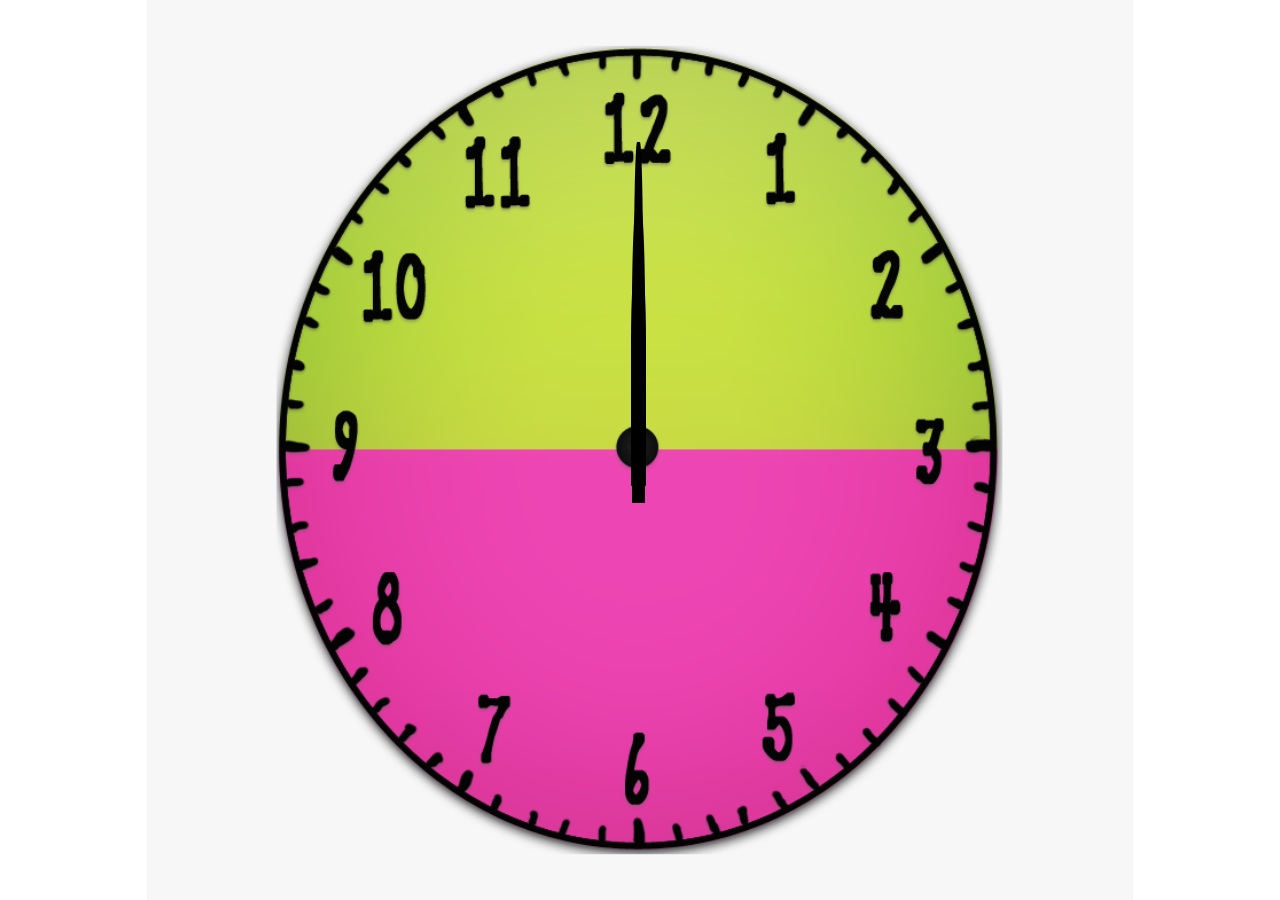
<file: index.html>
<!DOCTYPE html>
<html lang="en">

<head>
    <meta charset="UTF-8">
    <meta http-equiv="X-UA-Compatible" content="IE=edge">
    <meta name="viewport" content="width=device-width, initial-scale=1.0">
    <title>Document</title>
    <link rel="stylesheet" href="style3.css">
    
</head>

<body>
    
    <div class="clock">
        <div class="hour"></div>
        <div class="min"></div>
        <div class="sec"></div>
    </div>
    <script src="clock.js"></script>
</body>

</html>
</file>
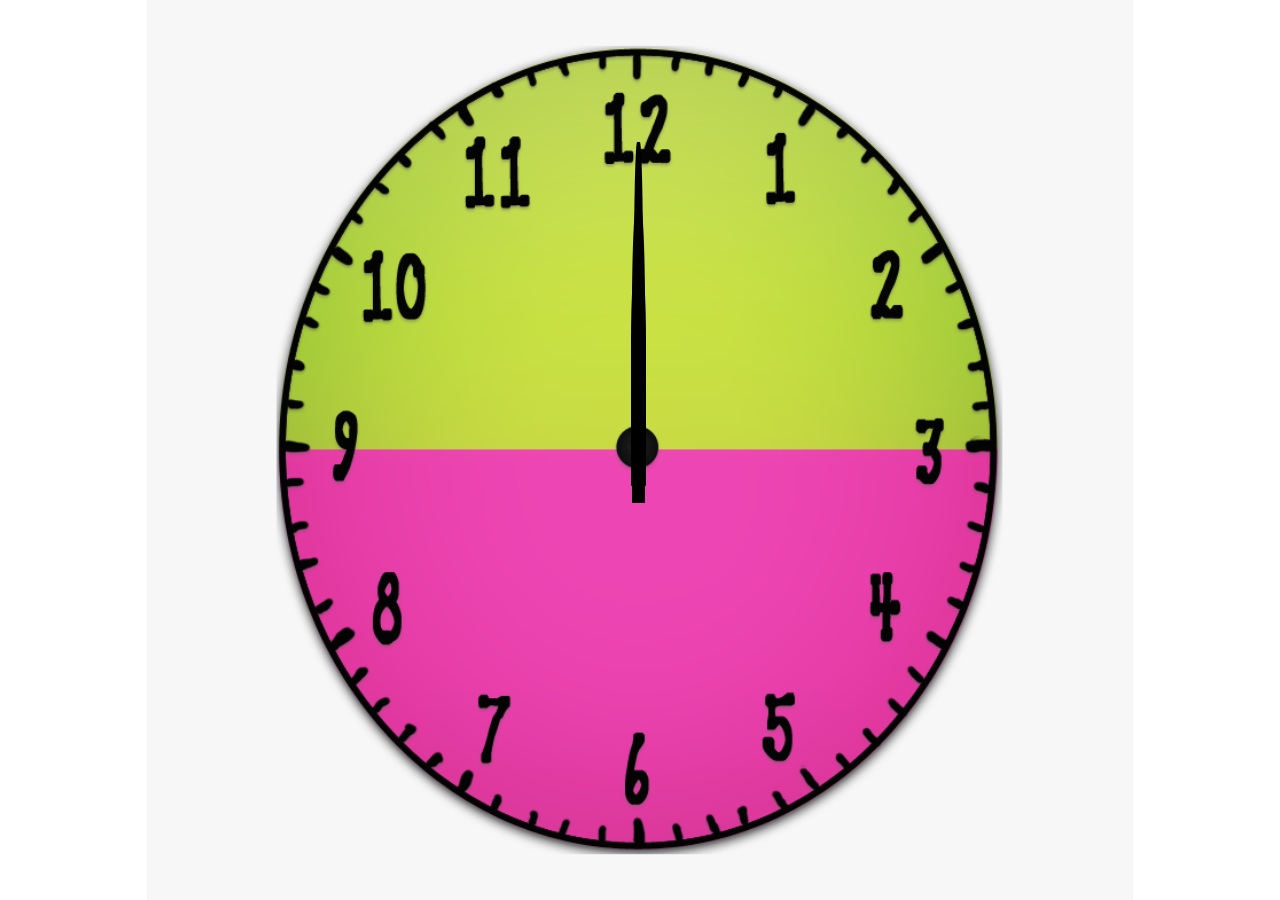
<file: clock.html>
<!DOCTYPE html>
<html lang="en">

<head>
    <meta charset="UTF-8">
    <meta http-equiv="X-UA-Compatible" content="IE=edge">
    <meta name="viewport" content="width=device-width, initial-scale=1.0">
    <title>Document</title>
    <link rel="stylesheet" href="style3.css">
    
</head>

<body>
    
    <div class="clock">
        <div class="hour"></div>
        <div class="min"></div>
        <div class="sec"></div>
    </div>
    <script src="clock.js"></script>
</body>

</html>
</file>
<file: style3.css>
*{
    margin: 0;padding: 0;
}
.clock{
    display: flex;
    justify-content: center;
    align-items: center;
    flex-direction: column;
    height: 100vh;
    width: 100vw;
    background: url(/Clock.png);
    background-size: contain;
    background-repeat: no-repeat;
    background-position: center center;
    

}
.hour{
    width: 1.2%;
    height: 25%;
    position: absolute;
    margin: auto;
    background-color: black;
    border-radius: 10px;
    margin-bottom: 12%;
    margin-right: 0.25%;
    border-radius: 35% 35% 0 0;
    transform-origin: bottom;
}
.min{
    width: 1%;
    height: 33%;
    position: absolute;
    margin: auto;
    background-color: black;
    margin-bottom: 15%;
    margin-right: 0.25%;
    border-radius: 35% 35% 0 0;
    transform-origin: bottom;
} 
.sec{
    width: 0.7%;
    height: 40%;
    position: absolute;
    margin: auto;
    background-color: black;
    border-radius: 35% 35% 0 0;
    margin-bottom: 20%;
    margin-right: 0.25%;
    transform-origin: bottom;
}
</file>
